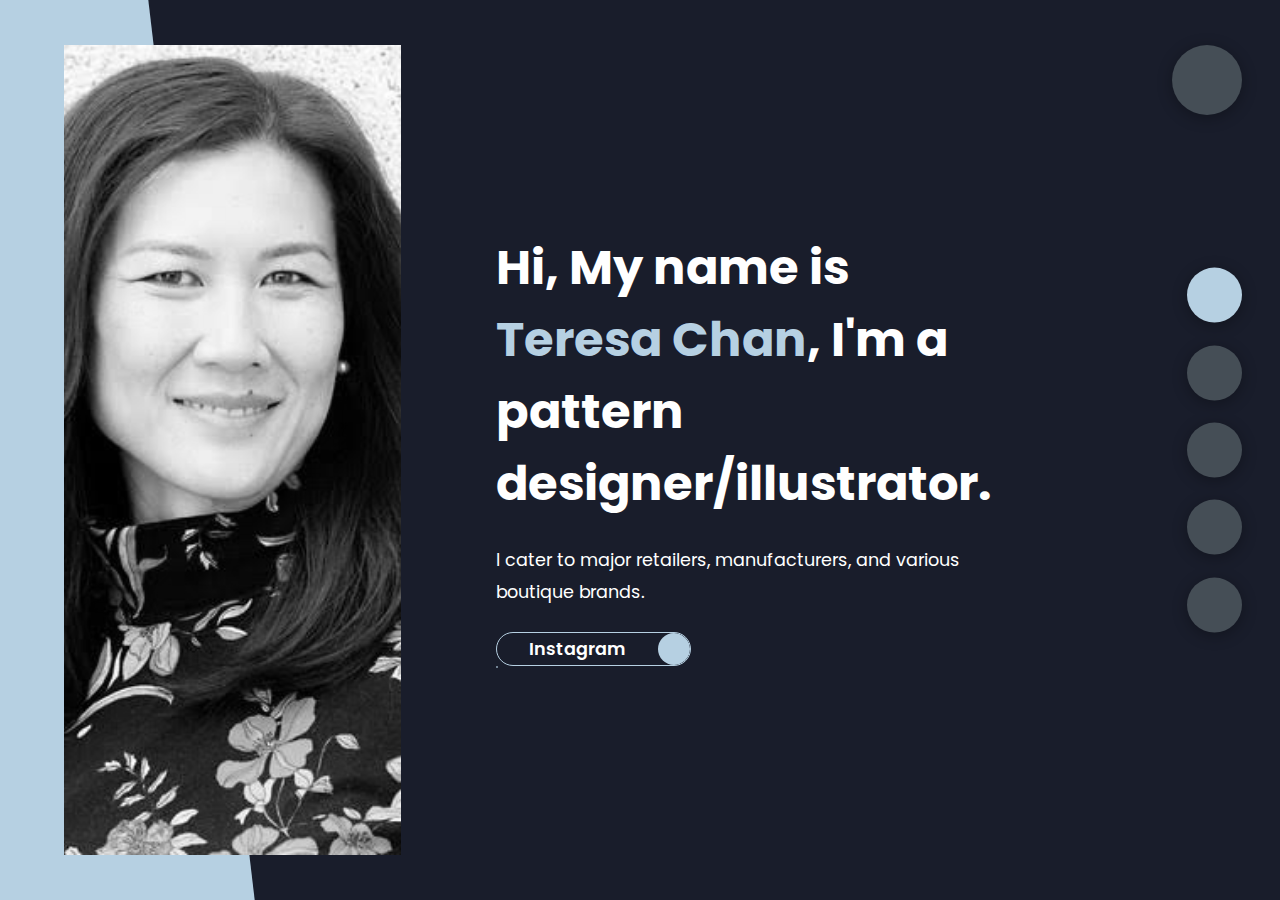
<file: index.html>
<!DOCTYPE html>
<html lang="en">
<head>
    <meta charset="UTF-8">
    <meta http-equiv="X-UA-Compatible" content="IE=edge">
    <meta name="viewport" content="width=device-width, initial-scale=1.0">
    <title>Portfolio</title>
    <link rel="stylesheet" href="styles/styles.css">
    <link rel="preconnect" href="https://fonts.googleapis.com">
    <link rel="preconnect" href="https://fonts.gstatic.com" crossorigin>
    <link rel="stylesheet" href="https://cdnjs.cloudflare.com/ajax/libs/font-awesome/6.4.0/css/all.min.css" integrity="sha512-iecdLmaskl7CVkqkXNQ/ZH/XLlvWZOJyj7Yy7tcenmpD1ypASozpmT/E0iPtmFIB46ZmdtAc9eNBvH0H/ZpiBw==" crossorigin="anonymous" referrerpolicy="no-referrer" />
    <link href="https://fonts.googleapis.com/css2?family=Poppins:wght@400;500;600;700;800&display=swap" rel="stylesheet">
</head>
<body class="main-content">
    <header class="section sect1 header active" id="home">
        <div class="header-content"><div class="left-header">
                <div class="h-shape"></div>
                <div class="image">
                    <img src="images/Headshot.jpg" alt="">
                </div>
            </div>
            <div class="right-header">
                <h1 class="name">
                    Hi, My name is <span>Teresa Chan</span>,
                    I'm a pattern designer/illustrator.
                </h1>
                <p>
                   I cater to major retailers, manufacturers, and various boutique brands. 
                </p>
                  <div class="btn-con">
                    <a href="https://www.instagram.com/teresa.chan.graphics/" class="main-btn">
                        <span class="btn-text">Instagram</span>
                        <span class="btn-icon"><i class="fa-brands fa-instagram"></i></span>
                  </div>
                </a>
            </div>
            </div>
    </header>
    <main>
        <section class="section sect2 about" id="about">
            <div class="main-title">
                <h2>About <span>me</span><span class="bg-text">my life</span></h2>
            </div>
            <div class="about-container">
                <div class="left-about">
                    <h4>Information About Me</h4>
                    <p>
                        Creating commercial patterns that are produced as physical products is my passion.  
                        I love conceiving patterns from imagination and working with great brands to bring them into reality.  
                        Each day, an important part of my life is entering into my studio, connecting with my inspiration, and producing patterns that people enjoy having in their life.
                    </p>
                    <div class="btn-con">
                        <a href="https://www.instagram.com/teresa.chan.graphics/" class="main-btn">
                            <span class="btn-text">Instagram</span>
                            <span class="btn-icon"><i class="fa-brands fa-instagram"></i></span>
                            </a>
                </div>
                </div>
                <div class="right-about">
                    <div class="about-item">
                        <div class="abt-text">
                            <p class="large-text">50+</p>
                            <p class="small-text">Collaborations <br> Completed</p>
                        </div>
                    </div>
                    <div class="about-item">
                        <div class="abt-text">
                            <p class="large-text">65k+</p>
                            <p class="small-text">Followers on <br> Instagram</p>
                        </div>
                    </div>
                    <div class="about-item">
                        <div class="abt-text">
                            <p class="large-text">25+</p>
                            <p class="small-text"> Years of Design <br> Experience</p>
                        </div>
                    </div>
                    <div class="about-item">
                        <div class="abt-text">
                            <p class="large-text"> 100+ </p>
                            <p class="small-text"> Available in<br> Outlets</p>
                        </div>
                    </div>
                </div>
            </div>
            <h4 class="stat-title">My timeline</h4>
            <div class="timeline">
                <div class="timeline-item">
                    <div class="tl-icon">
                        <i class="fa-solid fa-timeline"></i>
                    </div>
                    <p class="tl-duration">1997</p>
                    <h5>SFSU<span> - Industrial Arts</span></h5>
                    <p>
                        Studied commercial design abroad, in Taiwan, with an emphasis in green packaging.
                    </p>
                </div>
                <div class="timeline-item">
                    <div class="tl-icon">
                        <i class="fa-solid fa-timeline"></i>
                    </div>
                    <p class="tl-duration">2011</p>
                    <h5>Package Designer <span> - Annie's Home Grown</span></h5>
                    <p>
                        Created packaging for organic food company.
                    </p>
                </div>
                <div class="timeline-item">
                    <div class="tl-icon">
                        <i class="fa-solid fa-timeline"></i>
                    </div>
                    <p class="tl-duration">1999</p>
                    <h5>Production Manager <span> - Miller Freeman</span></h5>
                    <p>
                        Responsible for advertising layout of Microsoft Magazine.
                    </p>
                </div>
                <div class="timeline-item">
                    <div class="tl-icon">
                        <i class="fa-solid fa-timeline"></i>
                    </div>
                    <p class="tl-duration">2016</p>
                    <h5>Pattern Designer <span> - Freelancer</span></h5>
                    <p>
                        Launched pattern design business focused on florals and fawna.
                    </p>
                </div>
                <div class="timeline-item">
                    <div class="tl-icon">
                        <i class="fa-solid fa-timeline"></i>
                    </div>
                    <p class="tl-duration">2001</p>
                    <h5>Graphic Designer <span> - Krames/Staywell</span></h5>
                    <p>
                        Designed patient education materials for healthcare companies.
                    </p>
                </div>
                <div class="timeline-item">
                    <div class="tl-icon">
                        <i class="fa-solid fa-timeline"></i>
                    </div>
                    <p class="tl-duration">2018</p>
                    <h5>Pattern Designer <span> - Patterns available in major retailers</span></h5>
                    <p>
                        Seen in: Bloomingdale's, Target, TJ Maxx, Walmart, and Bed Bath and Beyond.
                    </p>
                </div>
            </div>
        </section>
        <section class="section sect3" id="portfolio">
            <div class="main-title">
                <h2>My <span>Products</span><span class="bg-text">My Work</span></h2>
            </div>
            <p class="port-text">
                Products Available For Purchase
            </p>
            <div class="portfolios">
                <div class="portfolio-item">
                    <div class="image">
                        <img src="images/Target.jpg">
                    </div>
                    <div class="hover-items">
                        <h3>Target</h3>
                        <div class="icons">
                            <a href="https://www.instagram.com/target/" class="icon">
                                <i class="fa-brands fa-instagram"></i>
                            </a>
                            <a href="https://www.target.com/p/3pc-full-queen-sunny-garden-quilt-38-sham-set-yellow-pink-black-teresa-chan-for-makers-collective/-/A-84235441?ref=tgt_adv_XS000000&AFID=google_pla_df&fndsrc=tgtao&DFA=71700000012510694&CPNG=PLA_Bedding%2BShopping%7CBedding_Ecomm_Home&adgroup=SC_Bedding_Brand&LID=700000001170770pgs&LNM=PRODUCT_GROUP&network=g&device=c&location=9032080&targetid=aud-824336954325:pla-294680686006&ds_rl=1246978&ds_rl=1247068&ds_rl=1248099&gclid=EAIaIQobChMI89ONm5-t-AIVkzytBh0AVwkDEAQYASABEgIVmfD_BwE&gclsrc=aw.ds" class="icon">
                                <i class="fa-solid fa-cart-shopping"></i>
                            </a>
                        </div>
                    </div>
                </div>
                <div class="portfolio-item">
                    <div class="image">
                        <img src="images/MK.jpg">
                    </div>
                    <div class="hover-items">
                        <h3>Milton&King</h3>
                        <div class="icons">
                            <a href="https://www.instagram.com/miltonandking/" class="icon">
                                <i class="fa-brands fa-instagram"></i>
                            </a>
                            <a href="https://www.miltonandking.com/product-tag/teresa-chan/" class="icon">
                                <i class="fa-solid fa-cart-shopping"></i>
                            </a>
                        </div>
                    </div>
                </div>
                <div class="portfolio-item">
                    <div class="image">
                        <img src="images/MakersCollective.jpg" alt="">
                    </div>
                    <div class="hover-items">
                        <h3>Makers Collective</h3>
                        <div class="icons">
                            <a href="https://www.instagram.com/makerscollectivehome/" class="icon">
                                <i class="fa-brands fa-instagram"></i>
                            </a>
                            <a href="https://makerscollective.com/collections/teresa-chan?page=1" class="icon">
                                <i class="fa-solid fa-cart-shopping"></i>
                            </a>
                        </div>
                    </div>
                </div>
                <div class="portfolio-item">
                    <div class="image">
                        <img src="images/Casetify.jpg" alt="">
                    </div>
                    <div class="hover-items">
                        <h3>Casetify</h3>
                        <div class="icons">
                            <a href="https://www.instagram.com/casetify/" class="icon">
                                <i class="fa-brands fa-instagram"></i>
                            </a>
                            <a href="https://www.casetify.com/teresa.chan.graphics/collection" class="icon">
                                <i class="fa-solid fa-cart-shopping"></i>
                            </a>
                        </div>
                    </div>
                </div>
                <div class="portfolio-item">
                    <div class="image">
                        <img src="images/Hawthorne.jpg" alt="">
                    </div>
                    <div class="hover-items">
                        <h3>Hawthorne Supply Co.</h3>
                        <div class="icons">
                            <a href="https://www.instagram.com/hawthornesupplyco/" class="icon">
                                <i class="fa-brands fa-instagram"></i>
                            </a>
                            <a href="https://www.hawthornesupplyco.com/teresa-chan-fabric/DYJLT" class="icon">
                                <i class="fa-solid fa-cart-shopping"></i>
                            </a>
                        </div>
                    </div>
                </div>
                <div class="portfolio-item">
                    <div class="image">
                        <img src="images/Kayu.jpg" alt="">
                    </div>
                    <div class="hover-items">
                        <h3>Kayu</h3>
                        <div class="icons">
                            <a href="https://www.instagram.com/kayudesign/" class="icon">
                                <i class="fa-brands fa-instagram"></i>
                            </a>
                            <a href="https://shop.kayudesign.com/collections/all/products/radicchio-scarf-tote" class="icon">
                                <i class="fa-solid fa-cart-shopping"></i>
                            </a>
                        </div>
                    </div>
                </div>
            </div>
        </section>
        <section class="section sect4" id="collections">
            <div class="collections-content">
                <div class="main-title">
                    <h2>My <span>Collections</span><span class="bg-text">Collections</span></h2>
                </div>
                <div class="collections">
                    <div class="collection">
                        <img src="images/Zebra Grove.jpg" alt="">
                        <div class="collection-text">
                            <h4>
                                <a href="zebra.html">Zebra Grove</a>
                            </h4>
                            <p>
                                This collection is inspired by one of my favorite chewing gum as a child called Fruit Stripes.
                            </p>
                        </div>
                    </div>
                    <div class="collection">
                        <img src="images/TropicalDynastyMain.jpg" alt="">
                        <div class="collection-text">
                            <h4>
                                <a href="tropical.html">Tropical Dynasty</a>
                            </h4>
                            <p>
                                Peacocks, butterflies, and artichokes abound. This collection is inspired by my love of birds and florals in the wild. 
                            </p>
                        </div>
                    </div>
                    <div class="collection">
                        <img src="images/ImperialGardenMain.jpg" alt="">
                        <div class="collection-text">
                            <h4>
                                <a href="imperial.html">Imperial Garden</a>
                            </h4>
                            <p>
                                This collection is inspired by my trip to Japan and what the lucky cat represents there.
                            </p>
                        </div>
                    </div>
                    <div class="collection">
                        <img src="images/bunny garden.jpg" alt="">
                        <div class="collection-text">
                            <h4>
                                <a href="bunny.html">Bunny Garden</a> 
                            </h4>
                            <p>
                                Bunny Garden is a whimsical collection featuring charming bunny motifs and playful floral patterns, sure to delight any little ones.
                            </p>
                        </div>
                    </div>
                    <div class="collection">
                        <img src="images/Moroccan Sunrise" alt="">
                        <div class="collection-text">
                            <h4>
                                <a href="sunrise.html">Moroccan Sunrise</a>
                            </h4>
                            <p>
                                Moroccan Sunrise is a vibrant collection of textiles inspired by the warm hues and intricate patterns of Morocco, perfect for adding a touch of exotic elegance to any project. 
                            </p>
                        </div>
                    </div>
                    <div class="collection">
                        <img src="images/TigerLilyTrailsMain.jpg" alt="">
                        <div class="collection-text">
                            <h4>
                                <a href="tiger.html">Tiger Lily Trails</a>
                            </h4>
                            <p>
                                I was born in the year of the Tiger. The tiger is a power animal reminding us to live up to our greatest potential.
                            </p>
                        </div>
                    </div>
                </div>
            </div>
        </section>
        <section class="section sect5 contact" id="contact">
                <div class="contact-container">
                    <div class="main-title">
                        <h2>Contact <span>Me</span><span class="bg-text">Contact</span></h2>
                    </div>
                    <div class="contact-content-con">
                        <div class="left-contact">
                            <h4>Contact me here</h4>
                            <div class="contact-info">
                                <div class="contact-item">
                                    <div class="icon">
                                        <i class="fas fa-map-marker-alt"></i>
                                        <span>Location</span>
                                    </div>
                                    <p>
                                        : Berkeley, CA, United States
                                    </p>
                                </div>
                                <div class="contact-item">
                                    <div class="icon">
                                        <i class="fas fa-envelope"></i>
                                        <span>Email</span>
                                    </div>
                                    <p>
                                        <span>: teresa_chan@changraphics.com</span>
                                    </p>
                                </div>
                                <div class="contact-item">
                                    <div class="icon">
                                        <i class="fas fa-user-graduate"></i>
                                        <span>Education</span>
                                    </div>
                                    <p>
                                        <span>: San Fransisco State University</span>
                                    </p>
                                </div>
                                <div class="contact-item">
                                    <div class="icon">
                                        <i class="fa-solid fa-phone-volume"></i>
                                        <span>Mobile Number</span>
                                    </div>
                                    <p>
                                        <span>: 415-596-2939</span>
                                    </p>
                                </div>
                            </div>
                    <div class="contact-icons">
                        <div class="contact-icon">
                            <h5>Weebly<span> - Womens Panel</span></h5>
                            <a href="https://www.youtube.com/watch?v=f7n6QUqHcp8&t=6s" target="_blank">
                                <i class="fa-brands fa-youtube"></i>
                            </a>
                            <h5>Design Hill<span> - Interview</span></h5>
                            <a href="https://www.youtube.com/watch?v=PLudGFi1UDE&t=1s" target="_blank">
                                <i class="fa-brands fa-youtube"></i>
                            </a>
                        </div>
                    </div>
                </div>
                <div class="right-contact">
                    <form action="" class="contact-form">
                        <div class="input-control i-c-2">
                            <input type="text" required placeholder="YOUR NAME">
                            <input type="email" required placeholder="YOUR EMAIL">
                        </div>
                        <div class="input-control">
                            <input type="text" required placeholder="ENTER SUBJECT">
                        </div>
                        <div class="input-control">
                            <textarea name="" id="" cols="15" rows="8" placeholder="Message Here..."></textarea>
                        </div>
                        <div class="submit-btn">
                            <a href="" class="main-btn">
                                <span class="btn-text">Send</span>
                                <span class="btn-icon"><i class="fa-solid fa-share"></i></span>
                            </a>
                        </div>
                    </form>
                </div>
            </div>
        </div>
    </section>
</main>
    <div class="controlls">
        <div class="control control-1 active-btn" data-id="home">
            <i class="fa-solid fa-house"></i> 
        </div>
        <div class="control control-2 "data-id="about">
            <i class="fa-solid fa-user"></i>  
        </div>
        <div class="control control-3" data-id="portfolio">
            <i class="fa-solid fa-briefcase"></i> 
        </div>
        <div class="control control-4" data-id="collections">
            <i class="fa-solid fa-pen"></i> 
        </div>
        <div class="control control-5" data-id="contact">
            <i class="fa-solid fa-envelope"></i> 
        </div>
    </div>

    <div class="theme-btn">
        <i class="fas fa-adjust"></i>
    </div>

<script src="styles/app.js"></script>
</body>
</html>
</file>
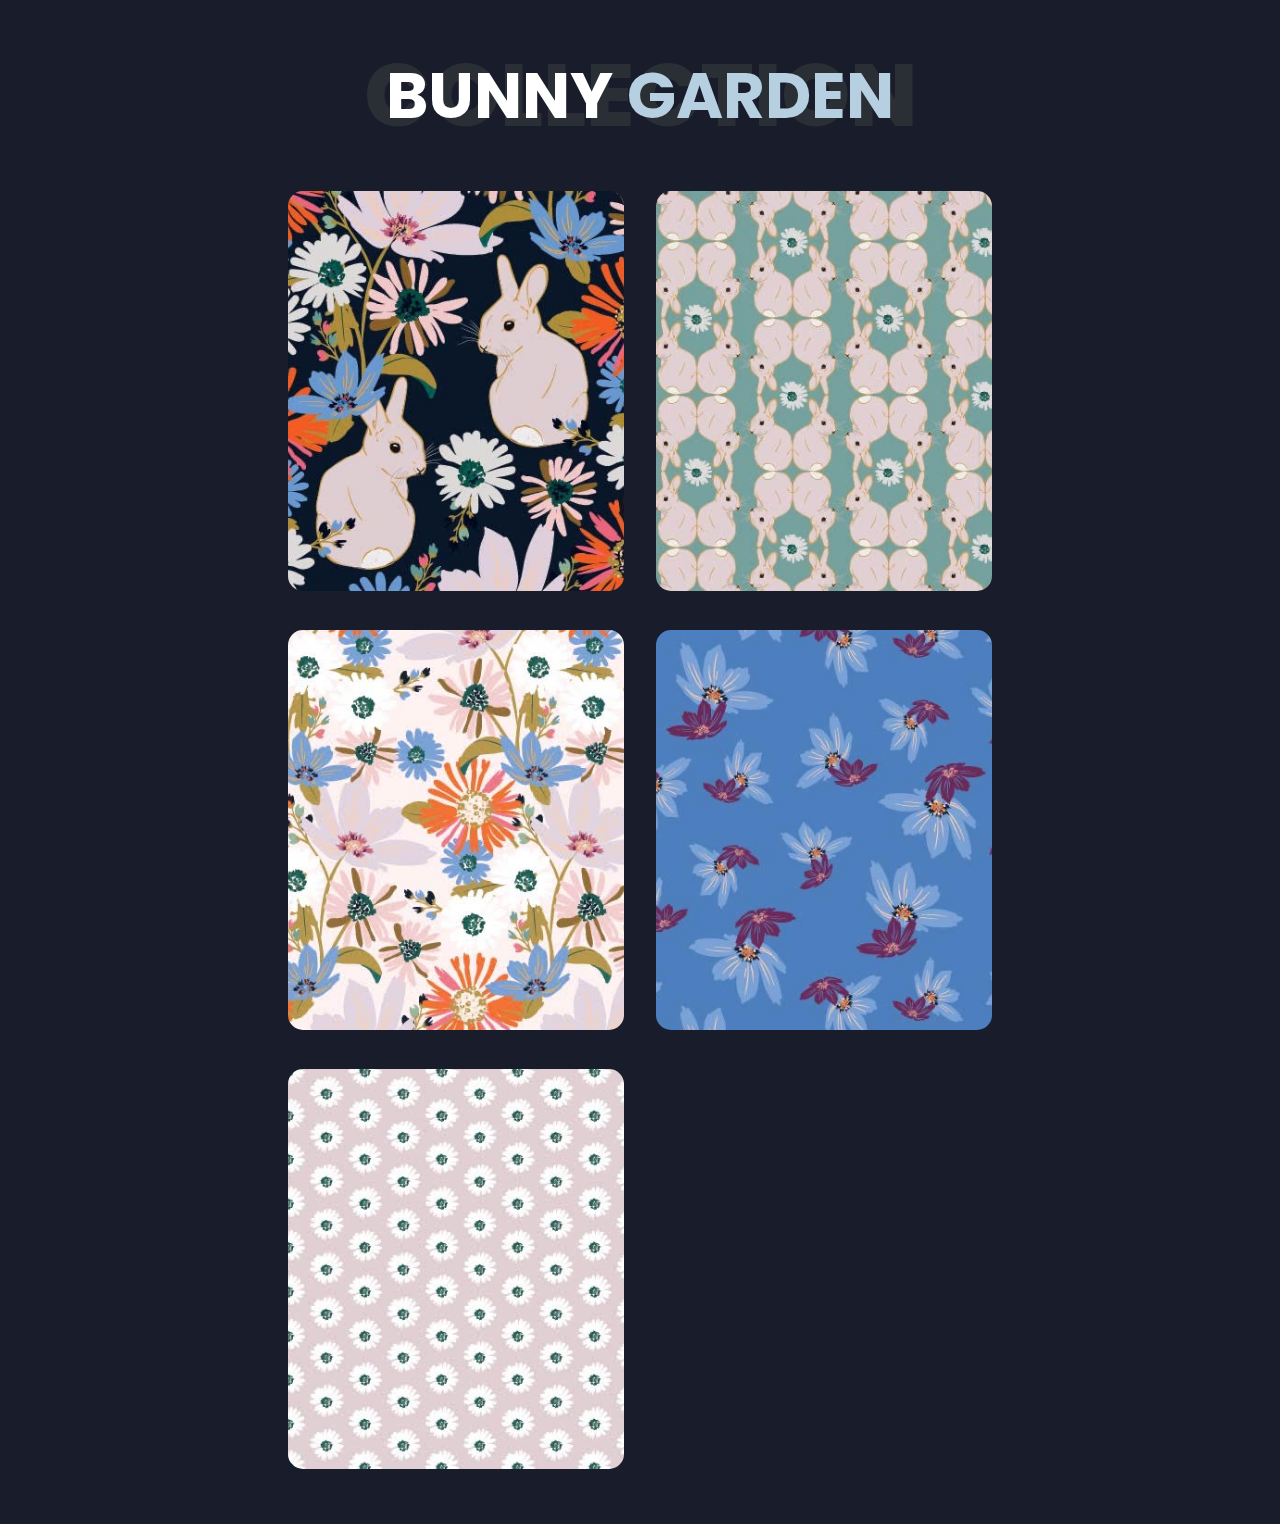
<file: bunny.html>
<!DOCTYPE html>
<html lang="en">
<head>
    <meta charset="UTF-8">
    <meta http-equiv="X-UA-Compatible" content="IE=edge">
    <meta name="viewport" content="width=device-width, initial-scale=1.0">
    <title>Bunny Garden</title>
    <link rel="stylesheet" href="styles/styles.css">
    <link rel="preconnect" href="https://fonts.googleapis.com">
    <link rel="preconnect" href="https://fonts.gstatic.com" crossorigin>
    <link rel="stylesheet" href="https://cdnjs.cloudflare.com/ajax/libs/font-awesome/6.4.0/css/all.min.css" integrity="sha512-iecdLmaskl7CVkqkXNQ/ZH/XLlvWZOJyj7Yy7tcenmpD1ypASozpmT/E0iPtmFIB46ZmdtAc9eNBvH0H/ZpiBw==" crossorigin="anonymous" referrerpolicy="no-referrer" />
    <link href="https://fonts.googleapis.com/css2?family=Poppins:wght@400;500;600;700;800&display=swap" rel="stylesheet">
</head>


<section class="bunny garden" id="bunny">
    <div class="main-title">
<h2>Bunny <span>Garden</span><span class="bg-text">Collection</span></h2>
</div>

<div class="bunnys">
    <div class="bunny-item">
        <div class="image">
            <img src="images/bunny garden.jpg">
        </div>
    </div>
    <div class="bunny-item">
        <div class="image">
            <img src="images/Bunny 1.jpg">
        </div>
    </div>
    <div class="bunny-item">
        <div class="image">
            <img src="images/Bunny 2.jpg" alt="">
        </div>
    </div>
    <div class="bunny-item">
        <div class="image">
            <img src="images/Bunny 3.jpg" alt="">
        </div>
    </div>
    <div class="bunny-item">
        <div class="image">
            <img src="images/Bunny 4.jpg" alt="">
        </div>
        </div>
    </div>
</div>
</section>
<script src="styles/app.js"></script>
</body>
</html>
</file>
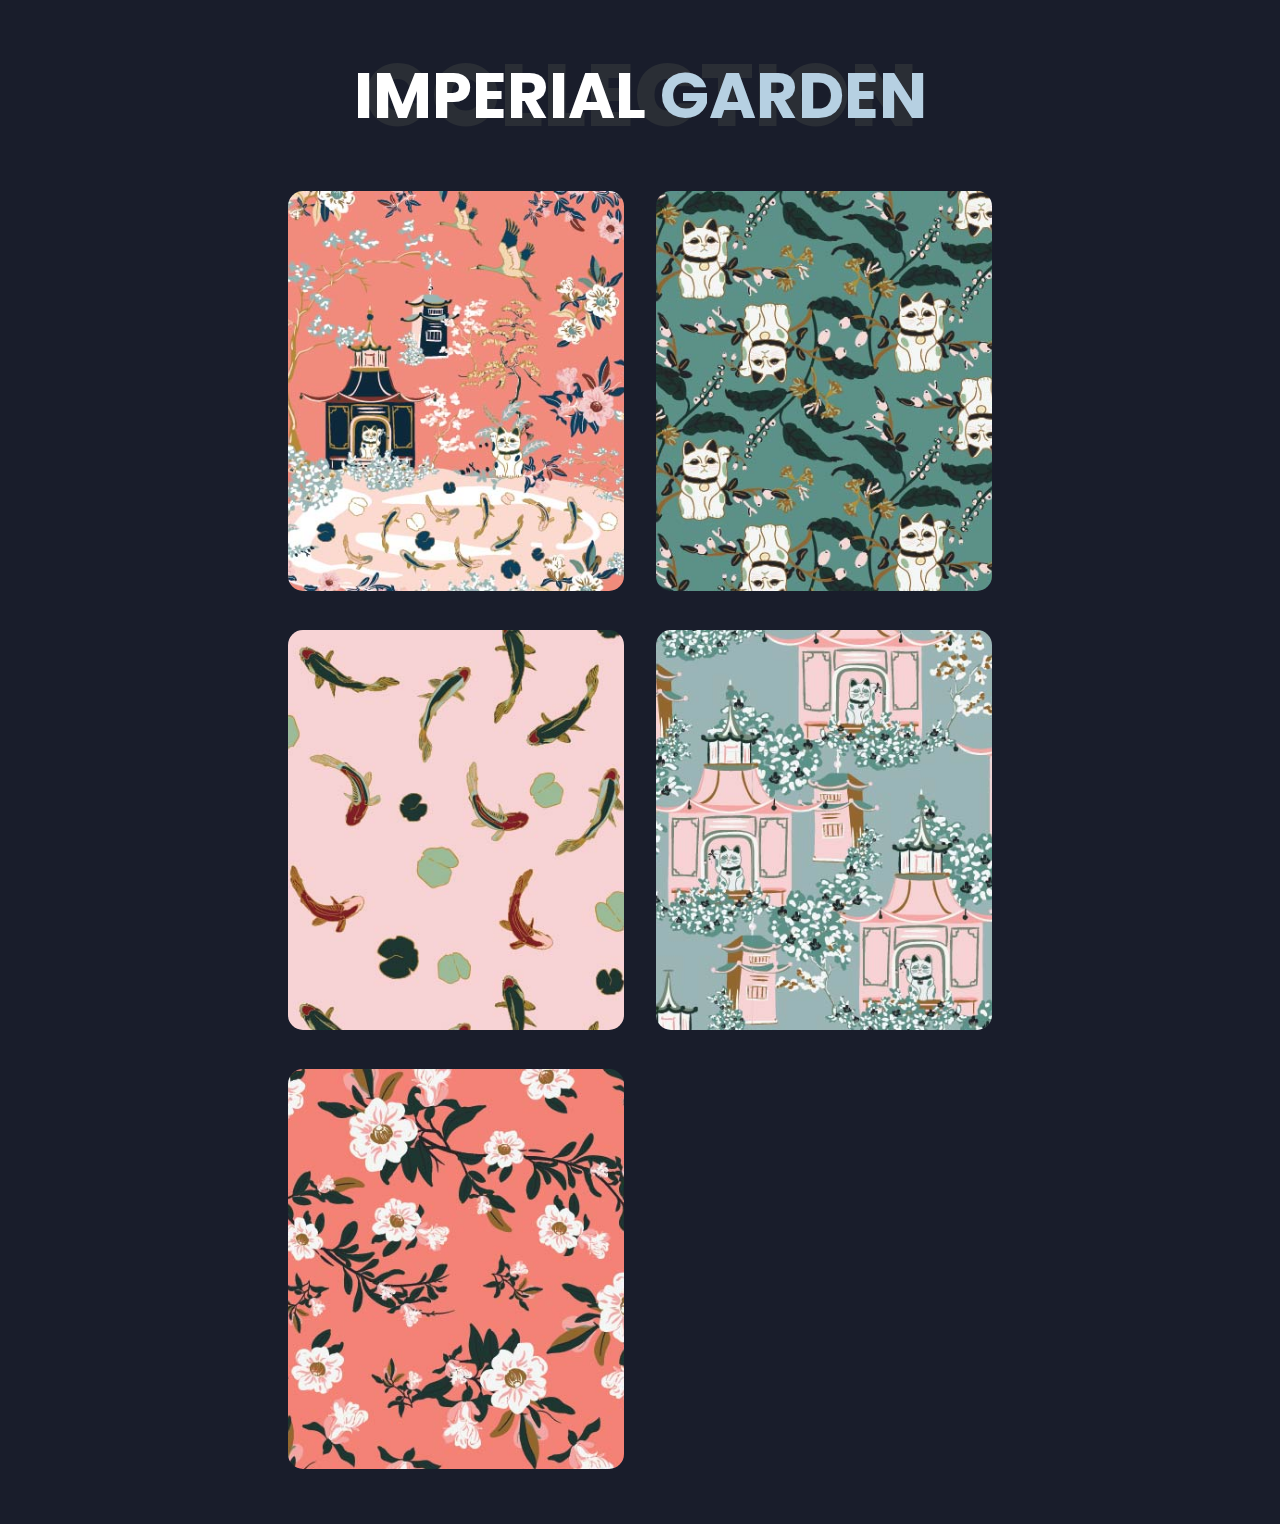
<file: imperial.html>
<!DOCTYPE html>
<html lang="en">
<head>
    <meta charset="UTF-8">
    <meta http-equiv="X-UA-Compatible" content="IE=edge">
    <meta name="viewport" content="width=device-width, initial-scale=1.0">
    <title>Imperial Garden</title>
    <link rel="stylesheet" href="styles/styles.css">
    <link rel="preconnect" href="https://fonts.googleapis.com">
    <link rel="preconnect" href="https://fonts.gstatic.com" crossorigin>
    <link rel="stylesheet" href="https://cdnjs.cloudflare.com/ajax/libs/font-awesome/6.4.0/css/all.min.css" integrity="sha512-iecdLmaskl7CVkqkXNQ/ZH/XLlvWZOJyj7Yy7tcenmpD1ypASozpmT/E0iPtmFIB46ZmdtAc9eNBvH0H/ZpiBw==" crossorigin="anonymous" referrerpolicy="no-referrer" />
    <link href="https://fonts.googleapis.com/css2?family=Poppins:wght@400;500;600;700;800&display=swap" rel="stylesheet">
</head>


<section class="imperial Garden" id="imperial">
    <div class="main-title">
<h2>Imperial <span>Garden</span><span class="bg-text">Collection</span></h2>
</div>
<div class="imperials">
    <div class="imperial-item">
        <div class="image">
            <img src="images/ImperialGardenMain.jpg">
        </div>
    </div>
    <div class="imperial-item">
        <div class="image">
            <img src="images/ImperialGardenSupport1.jpg">
        </div>
    </div>
    <div class="imperial-item">
        <div class="image">
            <img src="images/ImperialGardenSupport2.jpg" alt="">
        </div>
    </div>
    <div class="imperial-item">
        <div class="image">
            <img src="images/ImperialGardenSupport3.jpg" alt="">
        </div>
    </div>
    <div class="imperial-item">
        <div class="image">
            <img src="images/ImperialGardenSupport4.jpg" alt="">
        </div>
        </div>
    </div>
</div>
</section>
<script src="styles/app.js"></script>
</body>
</html>
</file>
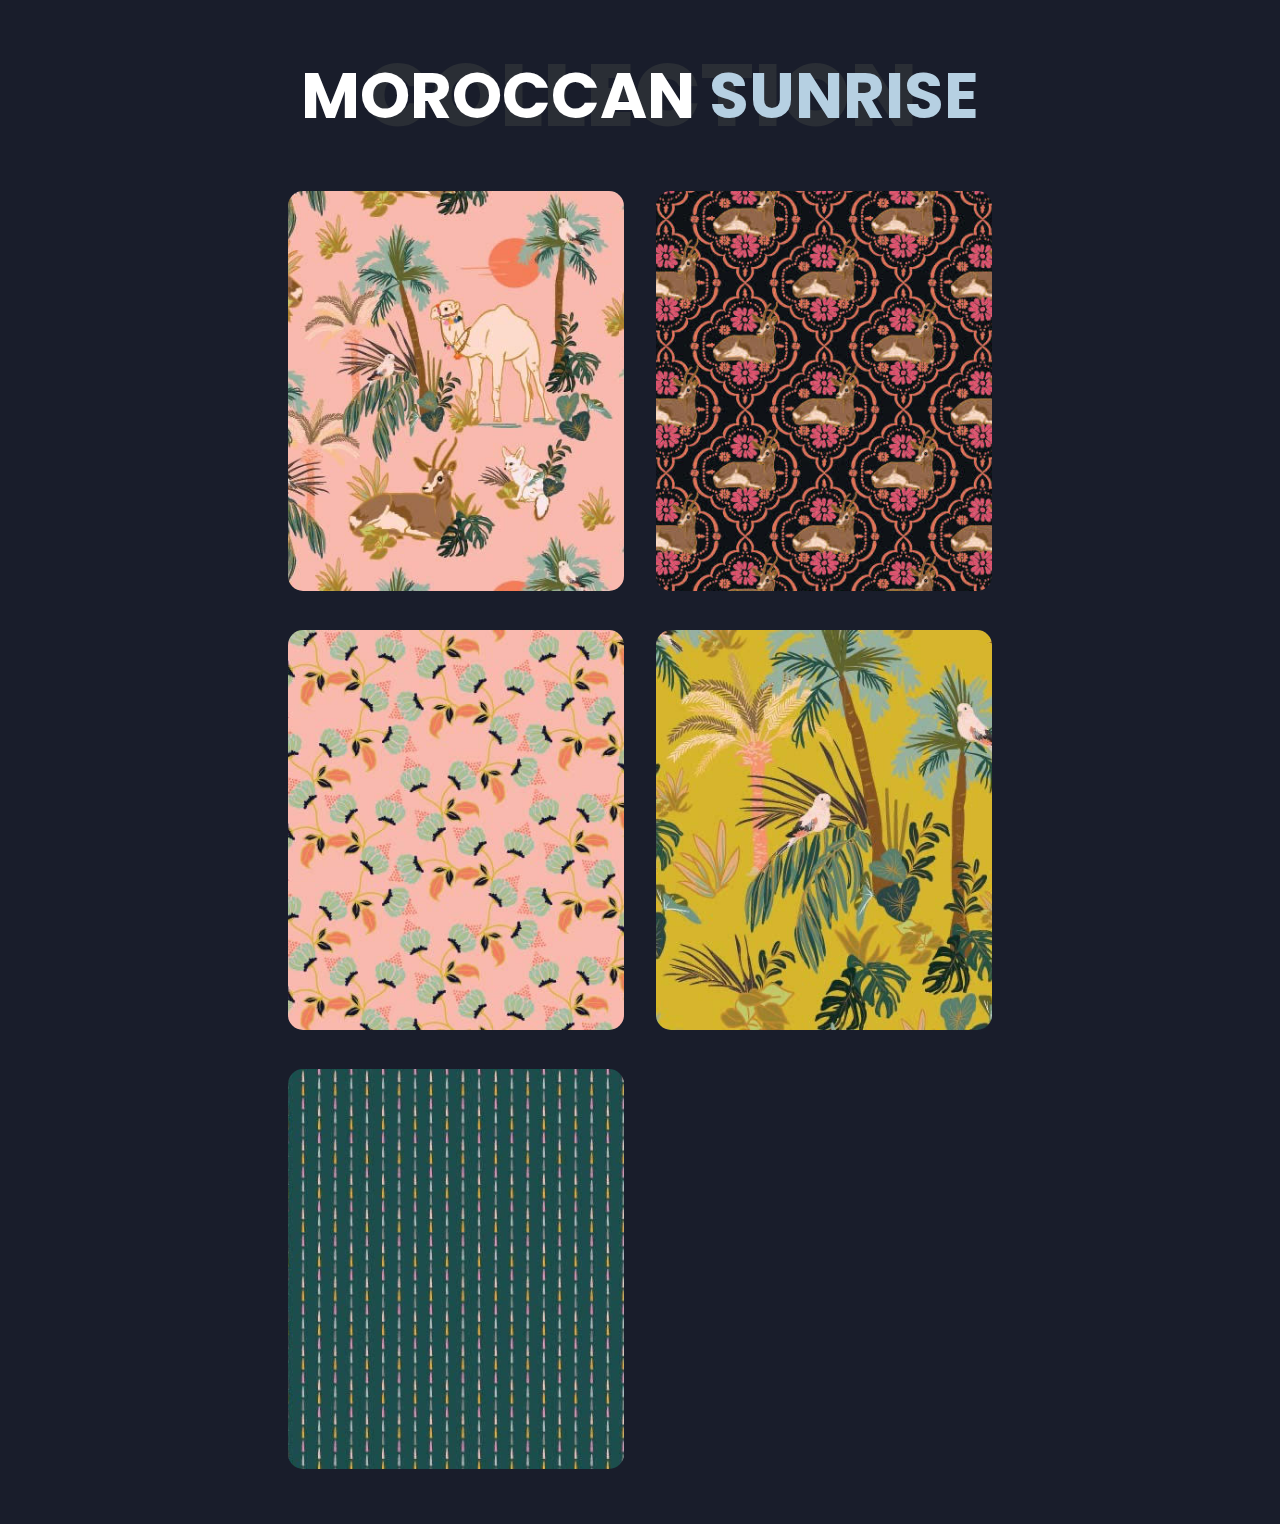
<file: sunrise.html>
<!DOCTYPE html>
<html lang="en">
<head>
    <meta charset="UTF-8">
    <meta http-equiv="X-UA-Compatible" content="IE=edge">
    <meta name="viewport" content="width=device-width, initial-scale=1.0">
    <title>Moroccan Sunrise</title>
    <link rel="stylesheet" href="styles/styles.css">
    <link rel="preconnect" href="https://fonts.googleapis.com">
    <link rel="preconnect" href="https://fonts.gstatic.com" crossorigin>
    <link rel="stylesheet" href="https://cdnjs.cloudflare.com/ajax/libs/font-awesome/6.4.0/css/all.min.css" integrity="sha512-iecdLmaskl7CVkqkXNQ/ZH/XLlvWZOJyj7Yy7tcenmpD1ypASozpmT/E0iPtmFIB46ZmdtAc9eNBvH0H/ZpiBw==" crossorigin="anonymous" referrerpolicy="no-referrer" />
    <link href="https://fonts.googleapis.com/css2?family=Poppins:wght@400;500;600;700;800&display=swap" rel="stylesheet">
</head>


<section class="moroccan sunrise" id="bunny">
    <div class="main-title">
<h2>Moroccan <span>Sunrise</span><span class="bg-text">Collection</span></h2>
</div>
<div class="suns">
    <div class="sun-item">
        <div class="image">
            <img src="images/Moroccan Sunrise">
        </div>
    </div>
    <div class="sun-item">
        <div class="image">
            <img src="images/Moroccan 1.jpg">
        </div>
    </div>
    <div class="sun-item">
        <div class="image">
            <img src="images/Moroccan 2.jpg" alt="">
        </div>
    </div>
    <div class="sun-item">
        <div class="image">
            <img src="images/Moroccan 3.jpg" alt="">
        </div>  
    </div>
    <div class="sun-item">
        <div class="image">
            <img src="images/Moroccan 4.jpg" alt="">
        </div>
        </div>
    </div>
</div>
</section>
<script src="styles/app.js"></script>
</body>
</html>
</file>
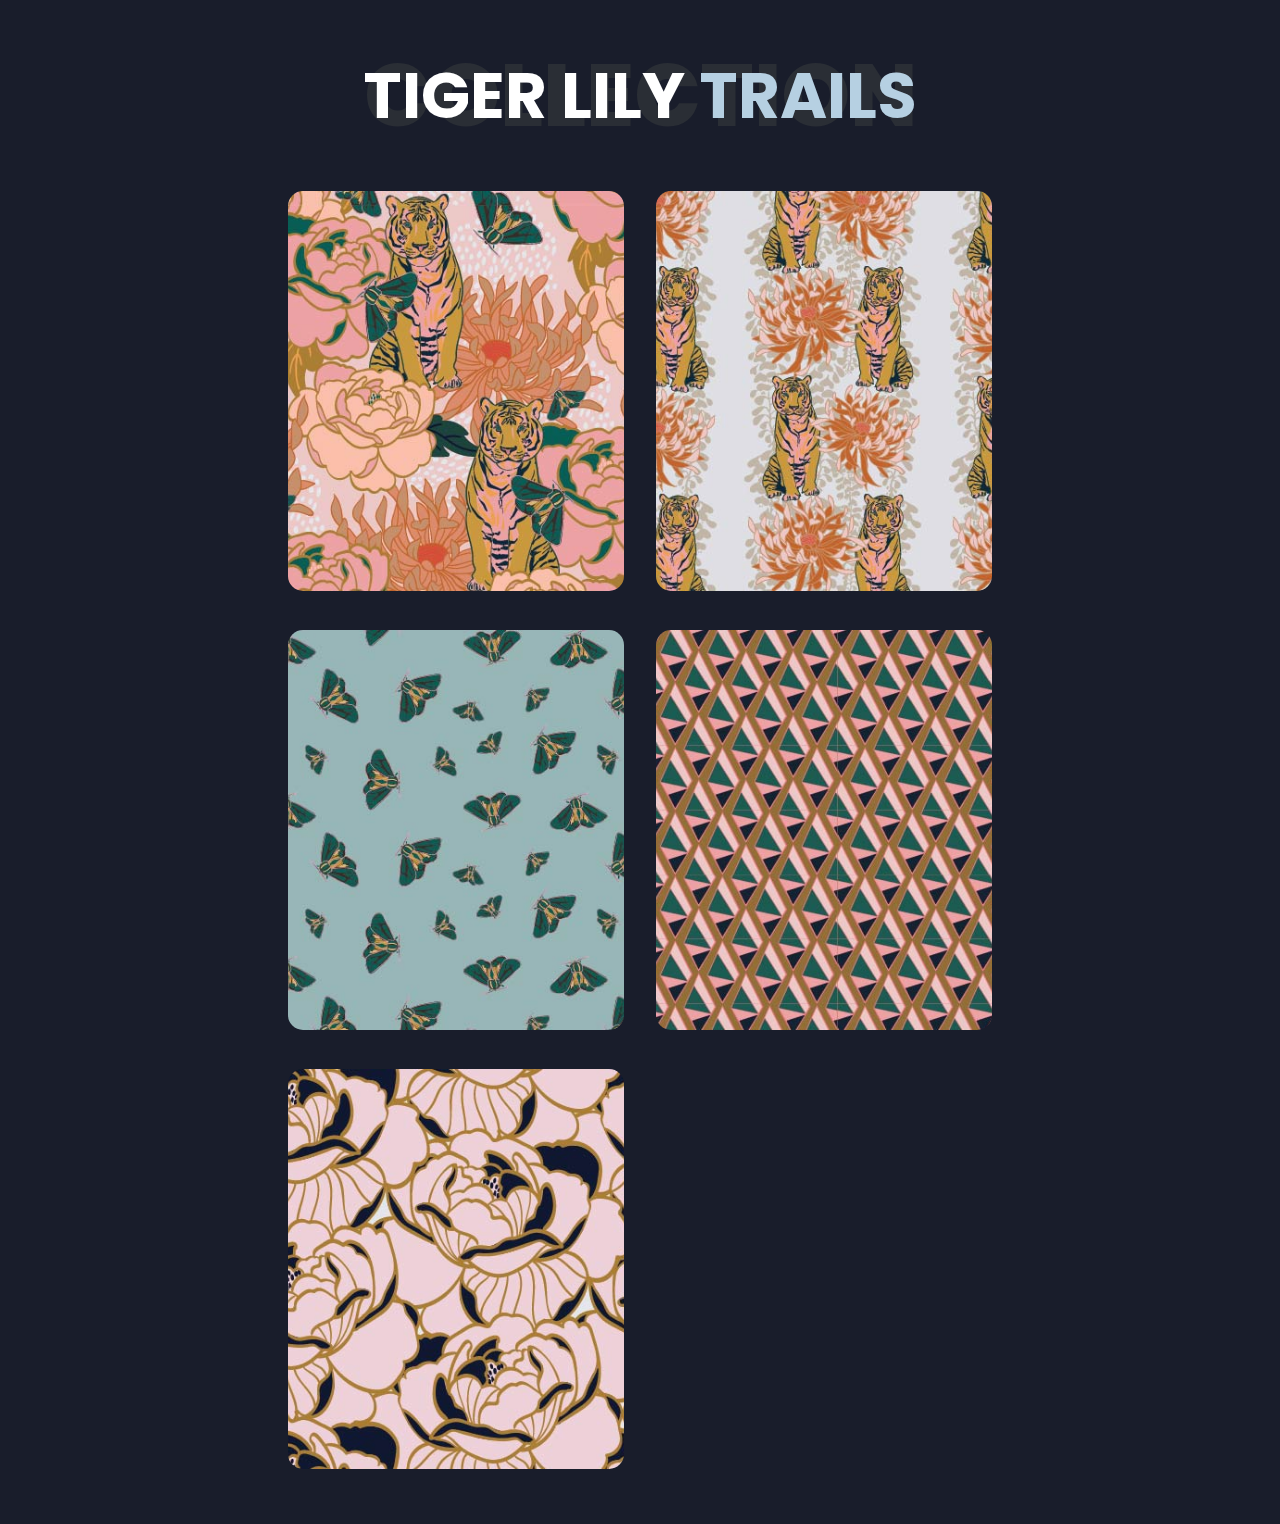
<file: tiger.html>
<!DOCTYPE html>
<html lang="en">
<head>
    <meta charset="UTF-8">
    <meta http-equiv="X-UA-Compatible" content="IE=edge">
    <meta name="viewport" content="width=device-width, initial-scale=1.0">
    <title>Tiger Lily Trails</title>
    <link rel="stylesheet" href="styles/styles.css">
    <link rel="preconnect" href="https://fonts.googleapis.com">
    <link rel="preconnect" href="https://fonts.gstatic.com" crossorigin>
    <link rel="stylesheet" href="https://cdnjs.cloudflare.com/ajax/libs/font-awesome/6.4.0/css/all.min.css" integrity="sha512-iecdLmaskl7CVkqkXNQ/ZH/XLlvWZOJyj7Yy7tcenmpD1ypASozpmT/E0iPtmFIB46ZmdtAc9eNBvH0H/ZpiBw==" crossorigin="anonymous" referrerpolicy="no-referrer" />
    <link href="https://fonts.googleapis.com/css2?family=Poppins:wght@400;500;600;700;800&display=swap" rel="stylesheet">
</head>


<section class="tiger lily trails" id="tiger">
    <div class="main-title">
<h2>Tiger Lily <span>Trails</span><span class="bg-text">Collection</span></h2>
</div>
<div class="tigers">
    <div class="tiger-item">
        <div class="image">
            <img src="images/TigerLilyTrailsMain.jpg">
        </div>
    </div>
    <div class="tiger-item">
        <div class="image">
            <img src="images/TigerLilyTrailsSupport1.jpg">
        </div>
    </div>
    <div class="tiger-item">
        <div class="image">
            <img src="images/TigerLilyTrailsSupport2.jpg" alt="">
        </div>
    </div>
    <div class="tiger-item">
        <div class="image">
            <img src="images/TigerLilyTrailsSupport3.jpg" alt="">
        </div>
    </div>
    <div class="tiger-item">
        <div class="image">
            <img src="images/TigerLilyTrailsSupport4.jpg" alt="">
        </div>
        </div>
    </div>
</div>
</section>
<script src="styles/app.js"></script>
</body>
</html>
</file>
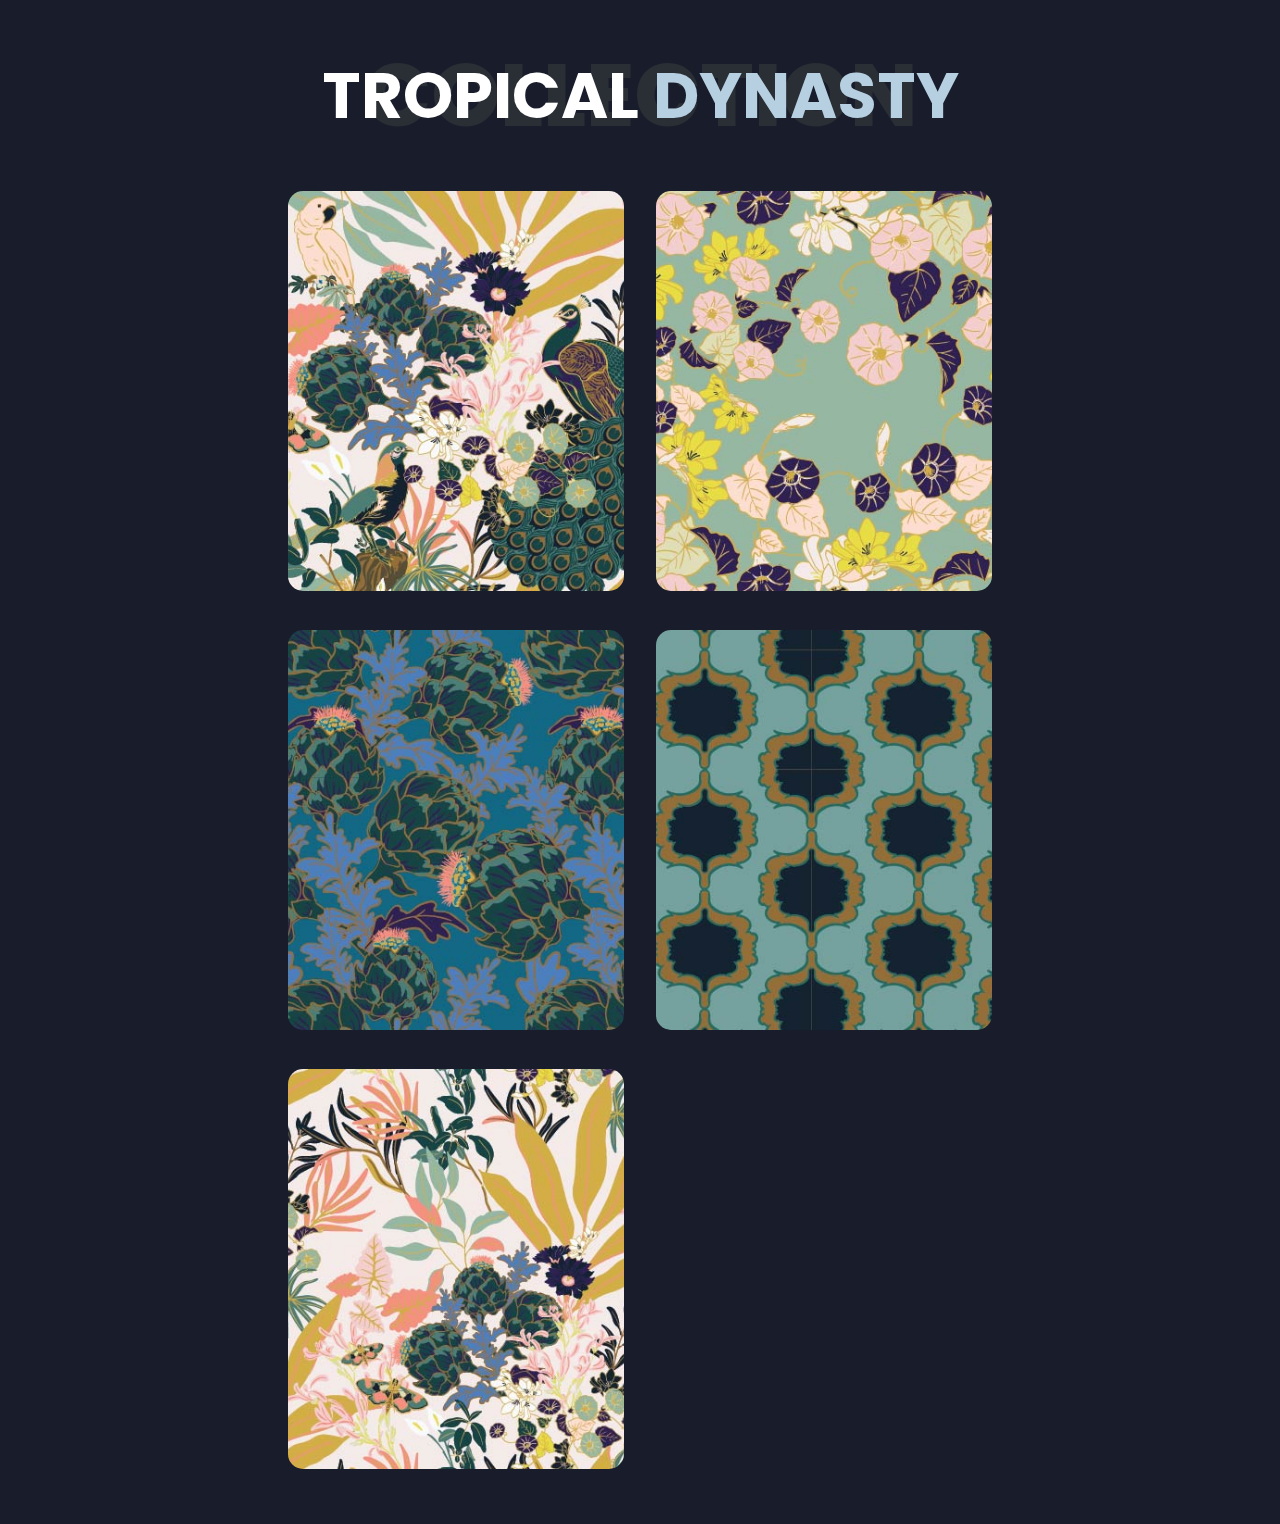
<file: tropical.html>
<!DOCTYPE html>
<html lang="en">
<head>
    <meta charset="UTF-8">
    <meta http-equiv="X-UA-Compatible" content="IE=edge">
    <meta name="viewport" content="width=device-width, initial-scale=1.0">
    <title>Tropical Dynasty</title>
    <link rel="stylesheet" href="styles/styles.css">
    <link rel="preconnect" href="https://fonts.googleapis.com">
    <link rel="preconnect" href="https://fonts.gstatic.com" crossorigin>
    <link rel="stylesheet" href="https://cdnjs.cloudflare.com/ajax/libs/font-awesome/6.4.0/css/all.min.css" integrity="sha512-iecdLmaskl7CVkqkXNQ/ZH/XLlvWZOJyj7Yy7tcenmpD1ypASozpmT/E0iPtmFIB46ZmdtAc9eNBvH0H/ZpiBw==" crossorigin="anonymous" referrerpolicy="no-referrer" />
    <link href="https://fonts.googleapis.com/css2?family=Poppins:wght@400;500;600;700;800&display=swap" rel="stylesheet">
</head>


<section class="Tropical Dynasty" id="tropical">
    <div class="main-title">
<h2>Tropical <span>Dynasty</span><span class="bg-text">Collection</span></h2>
</div>
<div class="tropicals">
    <div class="tropical-item">
        <div class="image">
            <img src="images/TropicalDynastyMain.jpg">
        </div>
    </div>
    <div class="tropical-item">
        <div class="image">
            <img src="images/TropicalDynastySupport1.jpg">
        </div>
    </div>
    <div class="tropical-item">
        <div class="image">
            <img src="images/TropicalDynastySupport2.jpg" alt="">
        </div>
    </div>
    <div class="tropical-item">
        <div class="image">
            <img src="images/TropicalDynastySupport3.jpg" alt="">
        </div>
    </div>
    <div class="tropical-item">
        <div class="image">
            <img src="images/TropicalDynastySupport4.jpg" alt="">
        </div>
            </div>
        </div>
    </div>
</div>
</section>
<script src="styles/app.js"></script>
</body>
</html>
</file>
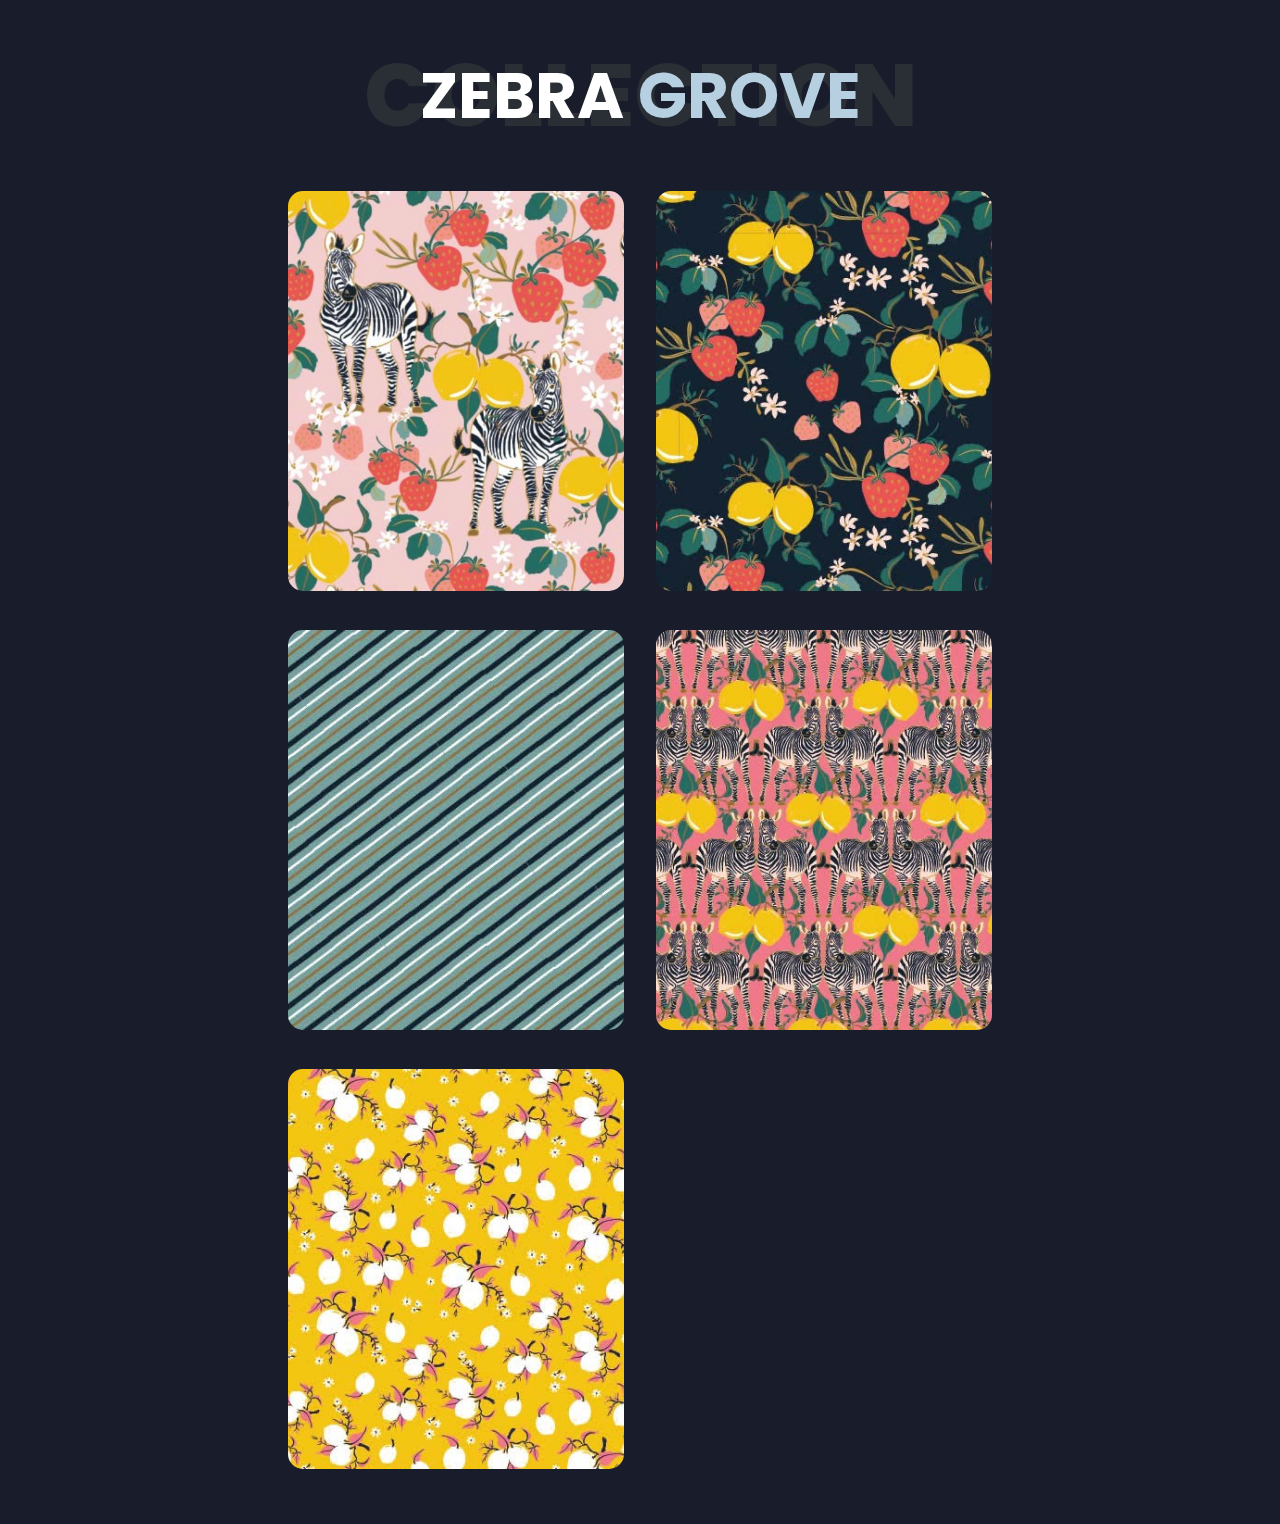
<file: zebra.html>
<!DOCTYPE html>
<html lang="en">
<head>
    <meta charset="UTF-8">
    <meta http-equiv="X-UA-Compatible" content="IE=edge">
    <meta name="viewport" content="width=device-width, initial-scale=1.0">
    <title>Zebra Grove</title>
    <link rel="stylesheet" href="styles/styles.css">
    <link rel="preconnect" href="https://fonts.googleapis.com">
    <link rel="preconnect" href="https://fonts.gstatic.com" crossorigin>
    <link rel="stylesheet" href="https://cdnjs.cloudflare.com/ajax/libs/font-awesome/6.4.0/css/all.min.css" integrity="sha512-iecdLmaskl7CVkqkXNQ/ZH/XLlvWZOJyj7Yy7tcenmpD1ypASozpmT/E0iPtmFIB46ZmdtAc9eNBvH0H/ZpiBw==" crossorigin="anonymous" referrerpolicy="no-referrer" />
    <link href="https://fonts.googleapis.com/css2?family=Poppins:wght@400;500;600;700;800&display=swap" rel="stylesheet">
</head>


<section class="Zebra Grove" id="zebra">
    <div class="main-title">
<h2>Zebra <span>Grove</span><span class="bg-text">Collection</span></h2>
</div>
<div class="zebras">
    <div class="zebra-item">
        <div class="image">
            <img src="images/Zebra Grove.jpg">
        </div>
    </div>
    <div class="zebra-item">
        <div class="image">
            <img src="images/Zebra 1.jpg">
        </div>
    </div>
    <div class="zebra-item">
        <div class="image">
            <img src="images/Zebra 2.jpg" alt="">
        </div>
    </div>
    <div class="zebra-item">
        <div class="image">
            <img src="images/Zebra 3.jpg" alt="">
        </div>
    </div>
    <div class="zebra-item">
        <div class="image">
            <img src="images/Zebra 4.jpg" alt="">
        </div>
        </div>
    </div>
</div>
</section>
<script src="styles/app.js"></script>
</body>
</html>
</file>
<file: styles/styles.css>
* {
  margin: 0;
  padding: 0;
  box-sizing: border-box;
  list-style: none;
}

:root {
  --color-primary:#191d2b;
  --color-secondary:#B6D0E2;
  --color-white:#FFFFFF;
  --color-black: #000;
  --color-grey0: #f8f8f8;
  --color-grey-1: #dbe1e8;
  --color-grey-2: #b2becd;
  --color-grey-3: #6c7983;
  --color-grey-4: #454e56;
  --color-grey-5: #2a2e35;
  --color-grey-6: #12181b;
  --br-sm-2: 14px;
  --box-shadow-1: 0 3px 15px rgba(0,0,0,.3);
}

.light-mode {
  --color-primary: #F5F5DC;
  --color-secondary: #f0bac7;
  --color-white: #6c7983;
  --color-black: #000;
  --color-grey0: #f8f8f8;
  --color-grey-1: #6c7983;
  --color-grey-2: #6c7983;
  --color-grey-3: #6c7983;
  --color-grey-4: #454e56;
  --color-grey-5: #F5F5DC;
  --color-grey-6: #12181b;
}

body {
  background-color: var(--color-primary);
  font-family: "Poppins", sans-serif;
  font-size: 1.1rem;
  color: var(--color-white);
  transition: all 0.4s ease-in-out;
}

a {
  display: inline-block;
  text-decoration: none;
  color: inherit;
  font-family: inherit;
}

header {
  min-height: 100vh;
  color: var(--color-white);
  overflow: hidden;
  padding: 0 !important;
}

section {
  min-height: 100vh;
  width: 100%;
  position: absolute;
  left: 0;
  top: 0;
  padding: 3rem 18rem;
}

.section {
  transform: translateY(-100%) scale(0);
  transition: all 0.4s ease-in-out;
  background-color: var(--color-primary);
}

.sect1 {
  display: none;
  transform: translateY(0) scale(1);
}

.sect2 {
  display: none;
  transform: translateY(0) scale(1);
}

.sect3 {
  display: none;
  transform: translateY(0) scale(1);
}

.sect4 {
  display: none;
  transform: translateY(0) scale(1);
}

.sect5 {
  display: none;
  transform: translateY(0) scale(1);
}

.active {
  display: block;
  animation: scaleAnim 1s ease-in-out;
}
@keyframes scaleAnim {
  0% {
    transform: translateY(-100%) scaleY(0);
  }
  100% {
    transform: translateY(0) scaleY(1);
  }
}

.controlls {
  position: fixed;
  z-index: 10;
  top: 50%;
  right: 3%;
  display: flex;
  flex-direction: column;
  align-items: center;
  justify-content: center;
  transform: translateY(-50%);
}
.controlls .active-btn {
  background-color: var(--color-secondary) !important;
  transition: all 0.4s ease-in-out;
}
.controlls .active-btn i {
  color: var(--color-white) !important;
}
.controlls .control {
  padding: 1rem;
  cursor: pointer;
  background-color: var(--color-grey-4);
  width: 55px;
  height: 55px;
  border-radius: 50%;
  display: flex;
  justify-content: center;
  align-items: center;
  margin: 0.7rem 0;
  box-shadow: var(--box-shadow-1);
}
.controlls .control i i {
  font-size: 1.2rem;
  color: var(--color-grey-2);
  pointer-events: none;
}

.header-content {
  display: grid;
  grid-template-columns: repeat(2, 1fr);
}

.theme-btn {
  top: 5%;
  right: 3%;
  width: 70px;
  height: 70px;
  border-radius: 50%;
  background-color: var(--color-grey-4);
  cursor: pointer;
  position: fixed;
  display: flex;
  justify-content: center;
  align-items: center;
  box-shadow: 0 3px 15px rgba(0, 0, 0, 0.3);
  transition: all 0.1s ease-in-out;
}
.theme-btn:active {
  transform: translateY(-3px);
}
.theme-btn i {
  font-size: 1.4rem;
  color: var(--color-grey-2);
  pointer-events: none;
}

/*Header-content*/
.header-content {
  display: grid;
  grid-template-columns: repeat(2, 1fr);
  min-height: 100vh;
}
.header-content .left-header {
  display: flex;
  align-items: center;
  position: relative;
}
.header-content .left-header .h-shape {
  transition: all 0.4s ease-in-out;
  width: 65%;
  height: 100%;
  background-color: var(--color-secondary);
  position: absolute;
  left: 0;
  top: 0;
  z-index: -1;
  -webkit-clip-path: polygon(0 0, 46% 0, 79% 100%, 0% 100%);
          clip-path: polygon(0 0, 46% 0, 79% 100%, 0% 100%);
}
.header-content .left-header .image {
  border-radius: var(--br-sm-2);
  height: 90%;
  width: 68%;
  margin-left: 4rem;
  background-color: var(--color-black);
  transition: all 0.4s ease-in-out;
}
.header-content .left-header .image img {
  width: 100%;
  height: 100%;
  -o-object-fit: cover;
     object-fit: cover;
  transition: all 0.4s ease-in-out;
  filter: grayscale(100%);
}
.header-content .left-header .image img:hover {
  filter: grayscale(0);
}
.header-content .right-header {
  display: flex;
  flex-direction: column;
  justify-content: center;
  padding-right: 18rem;
}
.header-content .right-header .name {
  font-size: 3rem;
}
.header-content .right-header .name span {
  color: var(--color-secondary);
}
.header-content .right-header p {
  margin: 1.5rem 0;
  line-height: 2rem;
}

/*About*/
.about-container {
  display: grid;
  grid-template-columns: repeat(2, 1fr);
  padding-top: 3.5rem;
  padding-bottom: 5rem;
}
.about-container .right-about {
  display: grid;
  grid-template-columns: repeat(2, 1fr);
  grid-gap: 2rem;
}
.about-container .right-about .about-item {
  border: 1px solid var(--color-grey-5);
  border-radius: 5px;
  transition: all 0.4s ease-in-out;
  box-shadow: 1px 2px 15px rgba(0, 0, 0, 0.1);
}
.about-container .right-about .about-item:hover {
  cursor: default;
  transform: translateY(-5px);
  border: 1px solid var(--color-secondary);
  box-shadow: 1px 4px 15px rgba(0, 0, 0, 0.32);
}
.about-container .right-about .about-item .abt-text {
  padding: 1.5rem;
  display: flex;
  flex-direction: column;
}
.about-container .right-about .about-item .abt-text .large-text {
  font-size: 3rem;
  font-weight: 700;
  color: var(--color-secondary);
}
.about-container .right-about .about-item .abt-text .small-text {
  padding-left: 3rem;
  position: relative;
  text-transform: uppercase;
  font-size: 1.2rem;
  color: var(--color-grey-1);
  letter-spacing: 2px;
}
.about-container .right-about .about-item .abt-text .small-text::before {
  content: "";
  position: absolute;
  left: 0;
  top: 15px;
  width: 2rem;
  height: 2px;
  background-color: var(--color-grey-5);
}
.about-container .left-about {
  padding-right: 5rem;
}
.about-container .left-about p {
  line-height: 2rem;
  padding: 1rem;
  color: var(--color-grey-1);
}
.about-container .left-about h4 {
  font-size: 2rem;
  text-transform: uppercase;
}

/*Timeline*/
.timeline {
  display: grid;
  grid-template-columns: repeat(2, 1fr);
  grid-gap: 2rem;
  padding-bottom: 3rem;
}
.timeline .timeline-item {
  position: relative;
  padding-left: 3rem;
  border-left: 1px solid var(--color-grey-5);
}
.timeline .timeline-item .tl-icon {
  position: absolute;
  left: -27px;
  top: 0;
  background-color: var(--color-secondary);
  width: 50px;
  height: 50px;
  border-radius: 50%;
  display: flex;
  align-items: center;
  justify-content: center;
}
.timeline .timeline-item .tl-icon i {
  font-size: 1.3rem;
}
.timeline .timeline-item .tl-duration {
  padding: 0.2rem 0.6rem;
  background-color: var(--color-grey-5);
  border-radius: 15px;
  display: inline-block;
  font-size: 0.8rem;
  text-transform: uppercase;
  font-weight: 500;
}
.timeline .timeline-item h5 {
  padding: 1rem 0;
  text-transform: uppercase;
  font-size: 1.3rem;
  font-weight: 600;
}
.timeline .timeline-item h5 span {
  color: var(--color-grey-2);
  font-weight: 500;
  font-size: 1.2rem;
}
.timeline .timeline-item p {
  color: var(--color-grey-2);
}

.stat-title {
  text-transform: uppercase;
  font-size: 1.4rem;
  text-align: center;
  padding: 3.5rem 0;
  position: relative;
}
.stat-title::before {
  content: "";
  position: absolute;
  left: 50%;
  top: 0;
  width: 40%;
  height: 1px;
  background-color: var(--color-grey-5);
  transform: translateX(-50%);
}

.port-text {
  padding: 2rem 0;
  text-align: center;
}

.portfolios {
  display: grid;
  grid-template-columns: repeat(3, 1fr);
  grid-gap: 2rem;
  margin-top: 3rem;
}
.portfolios .portfolio-item {
  position: relative;
  border-radius: 15px;
}
.portfolios .portfolio-item img {
  width: 100%;
  height: 300px;
  -o-object-fit: cover;
     object-fit: cover;
  border-radius: 15px;
}
.portfolios .portfolio-item .hover-items {
  width: 100%;
  height: 100%;
  background-color: var(--color-secondary);
  position: absolute;
  left: 0;
  top: 0;
  border-radius: 15px;
  display: flex;
  justify-content: center;
  align-items: center;
  flex-direction: column;
  opacity: 0;
  transform: scale(0);
  transition: all 0.4s ease-in-out;
}
.portfolios .portfolio-item .hover-items h3 {
  font-size: 1.5rem;
  color: var(--color-white);
  margin-bottom: 1.5rem;
}
.portfolios .portfolio-item .hover-items .icons {
  display: flex;
  justify-content: center;
  align-items: center;
}
.portfolios .portfolio-item .hover-items .icons .icon {
  background-color: var(--color-primary);
  border-radius: 50%;
  width: 50px;
  height: 50px;
  display: flex;
  align-items: center;
  justify-content: center;
  margin: 0 1rem;
  cursor: pointer;
  transition: all 0.4s ease-in-out;
}
.portfolios .portfolio-item .hover-items .icons .icon i {
  font-size: 1.5rem;
  color: var(--color-white);
  margin: 0 1rem;
}
.portfolios .portfolio-item .hover-items .icons .icon:hover {
  background-color: var(--color-white);
}
.portfolios .portfolio-item .hover-items .icons .icon:hover i {
  color: var(--color-primary);
}

.portfolio-item:hover .hover-items {
  opacity: 1;
  transform: scale(1);
}

.collections {
  display: grid;
  grid-template-columns: repeat(3, 1fr);
  grid-gap: 2rem;
  margin-top: 3rem;
}
.collections .collection {
  position: relative;
  background-color: var(--color-grey-5);
  border-radius: 5px;
  box-shadow: 1px 1px 20px rgba(0, 0, 0, 0.1);
  transition: all 0.4s ease-in-out;
}
.collections .collection:hover {
  box-shadow: 1px 1px 20px rgba(0, 0, 0, 0.3);
  transform: translateY(-5px);
  transition: all 0.4s ease-in-out;
}
.collections .collection:hover img {
  filter: grayscale(0);
  transform: scale(1.1);
  box-shadow: 0px 4px 15px rgba(0, 0, 0, 0.8);
}
.collections .collection img {
  width: 100%;
  height: 300px;
  -o-object-fit: cover;
     object-fit: cover;
  border-top-left-radius: 5px;
  border-top-right-radius: 5px;
  filter: grayscale(100%);
  transition: all 0.4s ease-in-out;
}
.collections .collection .collection-text {
  margin-top: -7px;
  padding: 1.1rem;
  border-top: 8px solid var(--color-secondary);
}
.collections .collection .collection-text h4 {
  font-size: 1.5rem;
  margin-bottom: 0.7rem;
  transition: all 0.4s ease-in-out;
  cursor: pointer;
}
.collections .collection .collection-text h4:hover {
  color: var(--color-secondary);
}
.collections .collection .collection-text p {
  color: var(--color-grey-2);
  line-height: 2rem;
  padding-bottom: 1rem;
}

.contact-content-con {
  display: flex;
  padding-top: 3.5rem;
}
.contact-content-con .left-contact {
  flex: 2;
}
.contact-content-con .left-contact h4 {
  margin-top: 1rem;
  font-size: 2rem;
  text-transform: uppercase;
}
.contact-content-con .left-contact p {
  margin: 1rem 0;
  line-height: 2rem;
}
.contact-content-con .left-contact .contact-info .contact-item {
  display: flex;
  align-items: center;
  justify-content: space-between;
}
.contact-content-con .left-contact .contact-info .contact-item p {
  margin: 0.3rem 0 !important;
  padding: 0 !important;
}
.contact-content-con .left-contact .contact-info .contact-item .icon {
  display: grid;
  grid-template-columns: 40px 1fr;
}
.contact-content-con .left-contact .contact-info .contact-item .icon i {
  display: flex;
  align-items: center;
  font-size: 1.3rem;
}
.contact-content-con .left-contact .contact-icon {
  display: flex;
  margin-top: 2rem;
}
.contact-content-con .left-contact .contact-icon a {
  display: flex;
  align-items: center;
  color: var(--color-white);
  background-color: var(--color-grey-5);
  cursor: pointer;
  justify-content: center;
  width: 50px;
  height: 50px;
  border-radius: 50%;
  margin: 0 0.4rem;
  transition: all 0.4s ease-in-out;
}
.contact-content-con .left-contact .contact-icon a:hover {
  background-color: var(--color-secondary);
}
.contact-content-con .left-contact .contact-icon a:hover i {
  color: var(--color-primary);
}
.contact-content-con .left-contact .contact-icon a i {
  display: flex;
  align-items: center;
  justify-content: center;
  font-size: 1.3rem;
}
.contact-content-con .right-contact {
  flex: 3;
  margin-left: 3rem;
}
.contact-content-con .right-contact .input-control {
  margin: 1.5rem 0;
}
.contact-content-con .right-contact .input-control input, .contact-content-con .right-contact .input-control textarea {
  border-radius: 30px;
  font-weight: inherit;
  font-size: inherit;
  font-family: inherit;
  padding: 0.8rem 1.1rem;
  outline: none;
  border: none;
  background-color: var(--color-grey-5);
  width: 100%;
  color: var(--color-white);
  resize: none;
}
.contact-content-con .right-contact .i-c-2 {
  display: flex;
}
.contact-content-con .right-contact .i-c-2 :last-child {
  margin-left: 1.5rem;
}
.contact-content-con .right-contact .submit-btn {
  display: flex;
  justify-content: flex-start;
}

/*Independed components*/
.btn-con {
  display: flex;
  align-self: flex-start;
}

.main-btn {
  border-radius: 30px;
  color: inherit;
  font-weight: 600;
  position: relative;
  border: 1px solid var(--color-secondary);
  display: flex;
  align-self: flex-start;
  align-items: center;
  overflow: hidden;
}
.main-btn .btn-text {
  padding: 0 2rem;
}
.main-btn .btn-icon {
  background-color: var(--color-secondary);
  display: flex;
  align-items: center;
  justify-content: center;
  border-radius: 50%;
  padding: 1rem;
}
.main-btn::before {
  content: "";
  position: absolute;
  top: 0;
  right: 0;
  transform: translateX(100%);
  transition: all 0.4s ease-out;
  z-index: -1;
}
.main-btn:hover {
  transition: all 0.4s ease-out;
}
.main-btn:hover::before {
  width: 100%;
  height: 100%;
  background-color: var(--color-secondary);
  transform: translateX(0);
  transition: all 0.4s ease-out;
}

.main-title {
  text-align: center;
}
.main-title h2 {
  position: relative;
  text-transform: uppercase;
  font-size: 4rem;
  font-weight: 700;
}
.main-title h2 span {
  color: var(--color-secondary);
}
.main-title h2 .bg-text {
  position: absolute;
  top: 50%;
  left: 50%;
  color: var(--color-grey-5);
  transition: all 0.4s ease-in-out;
  z-index: -1;
  transform: translate(-50%, -50%);
  font-weight: 800;
  font-size: 6.3rem;
}

.port-text {
  padding: 2rem 0;
  text-align: center;
}

.zebras {
  display: grid;
  grid-template-columns: repeat(2, 1fr);
  grid-gap: 2rem;
  margin-top: 3rem;
}
.zebras .zebra-item {
  position: relative;
  border-radius: 15px;
}
.zebras .zebra-item img {
  width: 100%;
  height: 400px;
  -o-object-fit: cover;
     object-fit: cover;
  border-radius: 15px;
}
.zebras .zebra-item .hover-items {
  width: 100%;
  height: 100%;
  background-color: var(--color-secondary);
  position: absolute;
  left: 0;
  top: 0;
  border-radius: 15px;
  display: flex;
  justify-content: center;
  align-items: center;
  flex-direction: column;
  opacity: 0;
  transform: scale(0);
  transition: all 0.4s ease-in-out;
}
.zebras .zebra-item .hover-items h3 {
  font-size: 1.5rem;
  color: var(--color-white);
  margin-bottom: 1.5rem;
}
.zebras .zebra-item .hover-items .icons {
  display: flex;
  justify-content: center;
  align-items: center;
}
.zebras .zebra-item .hover-items .icons .icon {
  background-color: var(--color-primary);
  border-radius: 50%;
  width: 50px;
  height: 50px;
  display: flex;
  align-items: center;
  justify-content: center;
  margin: 0 1rem;
  cursor: pointer;
  transition: all 0.4s ease-in-out;
}
.zebras .zebra-item .hover-items .icons .icon i {
  font-size: 1.5rem;
  color: var(--color-white);
  margin: 0 1rem;
}
.zebras .zebra-item .hover-items .icons .icon:hover {
  background-color: var(--color-white);
}
.zebras .zebra-item .hover-items .icons .icon:hover i {
  color: var(--color-primary);
}

.zebra-item:hover .hover-items {
  opacity: 1;
  transform: scale(1);
}

.port-text {
  padding: 2rem 0;
  text-align: center;
}

.tropicals {
  display: grid;
  grid-template-columns: repeat(2, 1fr);
  grid-gap: 2rem;
  margin-top: 3rem;
}
.tropicals .tropical-item {
  position: relative;
  border-radius: 15px;
}
.tropicals .tropical-item img {
  width: 100%;
  height: 400px;
  -o-object-fit: cover;
     object-fit: cover;
  border-radius: 15px;
}
.tropicals .tropical-item .hover-items {
  width: 100%;
  height: 100%;
  background-color: var(--color-secondary);
  position: absolute;
  left: 0;
  top: 0;
  border-radius: 15px;
  display: flex;
  justify-content: center;
  align-items: center;
  flex-direction: column;
  opacity: 0;
  transform: scale(0);
  transition: all 0.4s ease-in-out;
}
.tropicals .tropical-item .hover-items h3 {
  font-size: 1.5rem;
  color: var(--color-white);
  margin-bottom: 1.5rem;
}
.tropicals .tropical-item .hover-items .icons {
  display: flex;
  justify-content: center;
  align-items: center;
}
.tropicals .tropical-item .hover-items .icons .icon {
  background-color: var(--color-primary);
  border-radius: 50%;
  width: 50px;
  height: 50px;
  display: flex;
  align-items: center;
  justify-content: center;
  margin: 0 1rem;
  cursor: pointer;
  transition: all 0.4s ease-in-out;
}
.tropicals .tropical-item .hover-items .icons .icon i {
  font-size: 1.5rem;
  color: var(--color-white);
  margin: 0 1rem;
}
.tropicals .tropical-item .hover-items .icons .icon:hover {
  background-color: var(--color-white);
}
.tropicals .tropical-item .hover-items .icons .icon:hover i {
  color: var(--color-primary);
}

.tropical-item:hover .hover-items {
  opacity: 1;
  transform: scale(1);
}

.port-text {
  padding: 2rem 0;
  text-align: center;
}

.imperials {
  display: grid;
  grid-template-columns: repeat(2, 1fr);
  grid-gap: 2rem;
  margin-top: 3rem;
}
.imperials .imperial-item {
  position: relative;
  border-radius: 15px;
}
.imperials .imperial-item img {
  width: 100%;
  height: 400px;
  -o-object-fit: cover;
     object-fit: cover;
  border-radius: 15px;
}
.imperials .imperial-item .hover-items {
  width: 100%;
  height: 100%;
  background-color: var(--color-secondary);
  position: absolute;
  left: 0;
  top: 0;
  border-radius: 15px;
  display: flex;
  justify-content: center;
  align-items: center;
  flex-direction: column;
  opacity: 0;
  transform: scale(0);
  transition: all 0.4s ease-in-out;
}
.imperials .imperial-item .hover-items h3 {
  font-size: 1.5rem;
  color: var(--color-white);
  margin-bottom: 1.5rem;
}
.imperials .imperial-item .hover-items .icons {
  display: flex;
  justify-content: center;
  align-items: center;
}
.imperials .imperial-item .hover-items .icons .icon {
  background-color: var(--color-primary);
  border-radius: 50%;
  width: 50px;
  height: 50px;
  display: flex;
  align-items: center;
  justify-content: center;
  margin: 0 1rem;
  cursor: pointer;
  transition: all 0.4s ease-in-out;
}
.imperials .imperial-item .hover-items .icons .icon i {
  font-size: 1.5rem;
  color: var(--color-white);
  margin: 0 1rem;
}
.imperials .imperial-item .hover-items .icons .icon:hover {
  background-color: var(--color-white);
}
.imperials .imperial-item .hover-items .icons .icon:hover i {
  color: var(--color-primary);
}

.imperial-item:hover .hover-items {
  opacity: 1;
  transform: scale(1);
}

.port-text {
  padding: 2rem 0;
  text-align: center;
}

.bunnys {
  display: grid;
  grid-template-columns: repeat(2, 1fr);
  grid-gap: 2rem;
  margin-top: 3rem;
}
.bunnys .bunny-item {
  position: relative;
  border-radius: 15px;
}
.bunnys .bunny-item img {
  width: 100%;
  height: 400px;
  -o-object-fit: cover;
     object-fit: cover;
  border-radius: 15px;
}
.bunnys .bunny-item .hover-items {
  width: 100%;
  height: 100%;
  background-color: var(--color-secondary);
  position: absolute;
  left: 0;
  top: 0;
  border-radius: 15px;
  display: flex;
  justify-content: center;
  align-items: center;
  flex-direction: column;
  opacity: 0;
  transform: scale(0);
  transition: all 0.4s ease-in-out;
}
.bunnys .bunny-item .hover-items h3 {
  font-size: 1.5rem;
  color: var(--color-white);
  margin-bottom: 1.5rem;
}
.bunnys .bunny-item .hover-items .icons {
  display: flex;
  justify-content: center;
  align-items: center;
}
.bunnys .bunny-item .hover-items .icons .icon {
  background-color: var(--color-primary);
  border-radius: 50%;
  width: 50px;
  height: 50px;
  display: flex;
  align-items: center;
  justify-content: center;
  margin: 0 1rem;
  cursor: pointer;
  transition: all 0.4s ease-in-out;
}
.bunnys .bunny-item .hover-items .icons .icon i {
  font-size: 1.5rem;
  color: var(--color-white);
  margin: 0 1rem;
}
.bunnys .bunny-item .hover-items .icons .icon:hover {
  background-color: var(--color-white);
}
.bunnys .bunny-item .hover-items .icons .icon:hover i {
  color: var(--color-primary);
}

.bunny-item:hover .hover-items {
  opacity: 1;
  transform: scale(1);
}

.port-text {
  padding: 2rem 0;
  text-align: center;
}

.suns {
  display: grid;
  grid-template-columns: repeat(2, 1fr);
  grid-gap: 2rem;
  margin-top: 3rem;
}
.suns .sun-item {
  position: relative;
  border-radius: 15px;
}
.suns .sun-item img {
  width: 100%;
  height: 400px;
  -o-object-fit: cover;
     object-fit: cover;
  border-radius: 15px;
}
.suns .sun-item .hover-items {
  width: 100%;
  height: 100%;
  background-color: var(--color-secondary);
  position: absolute;
  left: 0;
  top: 0;
  border-radius: 15px;
  display: flex;
  justify-content: center;
  align-items: center;
  flex-direction: column;
  opacity: 0;
  transform: scale(0);
  transition: all 0.4s ease-in-out;
}
.suns .sun-item .hover-items h3 {
  font-size: 1.5rem;
  color: var(--color-white);
  margin-bottom: 1.5rem;
}
.suns .sun-item .hover-items .icons {
  display: flex;
  justify-content: center;
  align-items: center;
}
.suns .sun-item .hover-items .icons .icon {
  background-color: var(--color-primary);
  border-radius: 50%;
  width: 50px;
  height: 50px;
  display: flex;
  align-items: center;
  justify-content: center;
  margin: 0 1rem;
  cursor: pointer;
  transition: all 0.4s ease-in-out;
}
.suns .sun-item .hover-items .icons .icon i {
  font-size: 1.5rem;
  color: var(--color-white);
  margin: 0 1rem;
}
.suns .sun-item .hover-items .icons .icon:hover {
  background-color: var(--color-white);
}
.suns .sun-item .hover-items .icons .icon:hover i {
  color: var(--color-primary);
}

.sun-item:hover .hover-items {
  opacity: 1;
  transform: scale(1);
}

.port-text {
  padding: 2rem 0;
  text-align: center;
}

.tigers {
  display: grid;
  grid-template-columns: repeat(2, 1fr);
  grid-gap: 2rem;
  margin-top: 3rem;
}
.tigers .tiger-item {
  position: relative;
  border-radius: 15px;
}
.tigers .tiger-item img {
  width: 100%;
  height: 400px;
  -o-object-fit: cover;
     object-fit: cover;
  border-radius: 15px;
}
.tigers .tiger-item .hover-items {
  width: 100%;
  height: 100%;
  background-color: var(--color-secondary);
  position: absolute;
  left: 0;
  top: 0;
  border-radius: 15px;
  display: flex;
  justify-content: center;
  align-items: center;
  flex-direction: column;
  opacity: 0;
  transform: scale(0);
  transition: all 0.4s ease-in-out;
}
.tigers .tiger-item .hover-items h3 {
  font-size: 1.5rem;
  color: var(--color-white);
  margin-bottom: 1.5rem;
}
.tigers .tiger-item .hover-items .icons {
  display: flex;
  justify-content: center;
  align-items: center;
}
.tigers .tiger-item .hover-items .icons .icon {
  background-color: var(--color-primary);
  border-radius: 50%;
  width: 50px;
  height: 50px;
  display: flex;
  align-items: center;
  justify-content: center;
  margin: 0 1rem;
  cursor: pointer;
  transition: all 0.4s ease-in-out;
}
.tigers .tiger-item .hover-items .icons .icon i {
  font-size: 1.5rem;
  color: var(--color-white);
  margin: 0 1rem;
}
.tigers .tiger-item .hover-items .icons .icon:hover {
  background-color: var(--color-white);
}
.tigers .tiger-item .hover-items .icons .icon:hover i {
  color: var(--color-primary);
}

.tiger-item:hover .hover-items {
  opacity: 1;
  transform: scale(1);
}

.about-container .left-about p {
  padding-left: 0;
}

@media screen and (max-width: 600px) {
  header {
    padding: 0 !important;
  }
  .theme-btn {
    width: 50px;
    height: 50px;
  }
  .header-content {
    grid-template-columns: repeat(1, 1fr);
    padding-bottom: 6rem;
  }
  .left-header .h-shape {
    display: none;
  }
  .right-header {
    grid-row: 1;
    padding-right: 0rem !important;
    width: 90%;
    margin: 0 auto;
  }
  .right-header .name {
    font-size: 2.5rem !important;
    text-align: center;
    padding-top: 3rem;
  }
  .header-content .left-header .image {
    margin: 0 auto;
    width: 90%;
  }
  .controlls {
    top: auto;
    bottom: 0;
    flex-direction: row;
    justify-content: center;
    left: 50%;
    transform: translateX(-50%);
    width: 100%;
    background-color: var(--color-grey-5);
  }
  .controlls .control {
    margin: 1rem 0.3rem;
  }
  .about-container {
    grid-template-columns: repeat(1, 1fr);
  }
  .about-container .right-about {
    grid-template-columns: repeat(1, 1fr);
    padding-top: 2.5rem;
  }
  .about-container .left-about {
    padding-right: 0;
  }
  .about-container .left-about p {
    padding-left: 0;
  }
  .timeline {
    grid-template-columns: repeat(1, 1fr);
    padding-bottom: 6rem;
  }
  .section {
    padding: 2rem 2.5rem !important;
  }
  .portfolios {
    grid-template-columns: repeat(1, 1fr);
    padding-bottom: 6rem;
    margin-top: 1rem;
  }
  .suns {
    grid-template-columns: repeat(1, 1fr);
    padding-bottom: 6rem;
    margin-top: 1rem;
  }
  .bunnys {
    grid-template-columns: repeat(1, 1fr);
    padding-bottom: 6rem;
    margin-top: 1rem;
  }
  .zebras {
    grid-template-columns: repeat(1, 1fr);
    padding-bottom: 6rem;
    margin-top: 1rem;
  }
  .tigers {
    grid-template-columns: repeat(1, 1fr);
    padding-bottom: 6rem;
  }
  .imperials {
    grid-template-columns: repeat(1, 1fr);
    padding-bottom: 6rem;
    margin-top: 1rem;
  }
  .tropicals {
    grid-template-columns: repeat(1, 1fr);
    padding-bottom: 6rem;
    margin-top: 1rem;
  }
  .collections {
    grid-template-columns: repeat(1, 1fr);
    padding-bottom: 6rem;
  }
  .contact-content-con {
    flex-direction: column;
  }
  .contact-content-con .right-contact {
    margin-left: 0;
    margin-top: 2.5rem;
  }
  .contact-content-con .right-contact .i-c-2 {
    flex-direction: column;
  }
  .contact-content-con .right-contact .i-c-2 :last-child {
    margin-left: 0;
    margin-top: 1.5rem;
  }
  .contact-content-con .right-contact {
    margin-bottom: 6rem;
  }
  .contact-item {
    flex-direction: column;
    margin: 1rem 0;
  }
  .contact-item p {
    font-size: 15px;
    color: var(--color-grey-2);
  }
  .contact-item span {
    font-size: 15px;
  }
  .contact-item .icon {
    grid-template-columns: 25px 1fr;
  }
  .main-title h2 {
    font-size: 2rem;
  }
  .main-title h2 span {
    font-size: 2.3rem;
  }
  .main-title h2 .bg-text {
    font-size: 2.3rem;
  }
}
@media screen and (max-width: 1432px) {
  .section {
    padding: 7rem 11rem;
  }
  .contact-content-con {
    flex-direction: column;
  }
  .contact-content-con .right-contact {
    margin-left: 0;
    margin-top: 2.5rem;
  }
  .contact-content-con .right-contact .i-c-2 {
    flex-direction: column;
  }
  .contact-content-con .right-contact .i-c-2 :last-child {
    margin-left: 0;
    margin-top: 1.5rem;
  }
  .contact-content-con .right-contact {
    margin-bottom: 6rem;
  }
  .main-title h2 .bg-text {
    font-size: 5.5rem;
  }
}
@media screen and (max-width: 1250px) {
  .suns {
    grid-template-columns: repeat(2, 1fr);
  }
  .bunnys {
    grid-template-columns: repeat(2, 1fr);
  }
  .zebras {
    grid-template-columns: repeat(2, 1fr);
  }
  .tigers {
    grid-template-columns: repeat(2, 1fr);
  }
  .imperials {
    grid-template-columns: repeat(2, 1fr);
  }
  .tropicals {
    grid-template-columns: repeat(2, 1fr);
  }
  .collections {
    grid-template-columns: repeat(2, 1fr);
    margin-top: 6rem;
  }
  .portfolios {
    grid-template-columns: repeat(2, 1fr);
  }
  .header-content .right-header {
    padding-right: 9rem;
  }
}
@media screen and (max-width: 660px) {
  .suns {
    grid-template-columns: repeat(1, 1fr);
    padding-bottom: 6rem;
  }
  .bunnys {
    grid-template-columns: repeat(1, 1fr);
  }
  .zebras {
    grid-template-columns: repeat(1, 1fr);
  }
  .tigers {
    grid-template-columns: repeat(1, 1fr);
  }
  .imperials {
    grid-template-columns: repeat(1, 1fr);
  }
  .tropicals {
    grid-template-columns: repeat(1, 1fr);
  }
  .collections {
    grid-template-columns: repeat(1, 1fr);
  }
  .portfolios {
    grid-template-columns: repeat(1, 1fr);
  }
}
@media screen and (max-width: 1070px) {
  .about-container {
    grid-template-columns: repeat(1, 1fr);
  }
  .about-container .right-about {
    padding-top: 2.5rem;
  }
  .main-title h2 {
    font-size: 4rem;
  }
  .main-title h2 span {
    font-size: 4rem;
  }
  .main-title h2 .bg-text {
    font-size: 4.5rem;
  }
}
@media screen and (max-width: 970px) {
  .section {
    padding: 7rem 6rem;
  }
  .about-container .left-about {
    padding-right: 0rem;
  }
  .header-content {
    grid-template-columns: repeat(1, 1fr);
    padding-bottom: 6rem;
  }
  .left-header .h-shape {
    display: none;
  }
  .left-header .image {
    width: 90% !important;
    margin: 0 auto !important;
  }
  .right-header {
    grid-row: 1;
    padding-right: 0rem !important;
    width: 90%;
    margin: 0 auto;
  }
  .right-header .name {
    font-size: 2.5rem !important;
    text-align: center;
    padding-top: 3rem;
  }
}
@media screen and (max-width: 700px) {
  .section {
    padding: 7rem 3rem;
  }
  .about-container .right-about {
    grid-template-columns: repeat(1, 1fr);
  }
  .timeline {
    grid-template-columns: repeat(1, 1fr);
  }
  .main-title h2 {
    font-size: 3rem;
  }
  .main-title h2 span {
    font-size: 3rem;
  }
  .main-title h2 .bg-text {
    font-size: 4rem;
  }
}/*# sourceMappingURL=styles.css.map */
</file>
